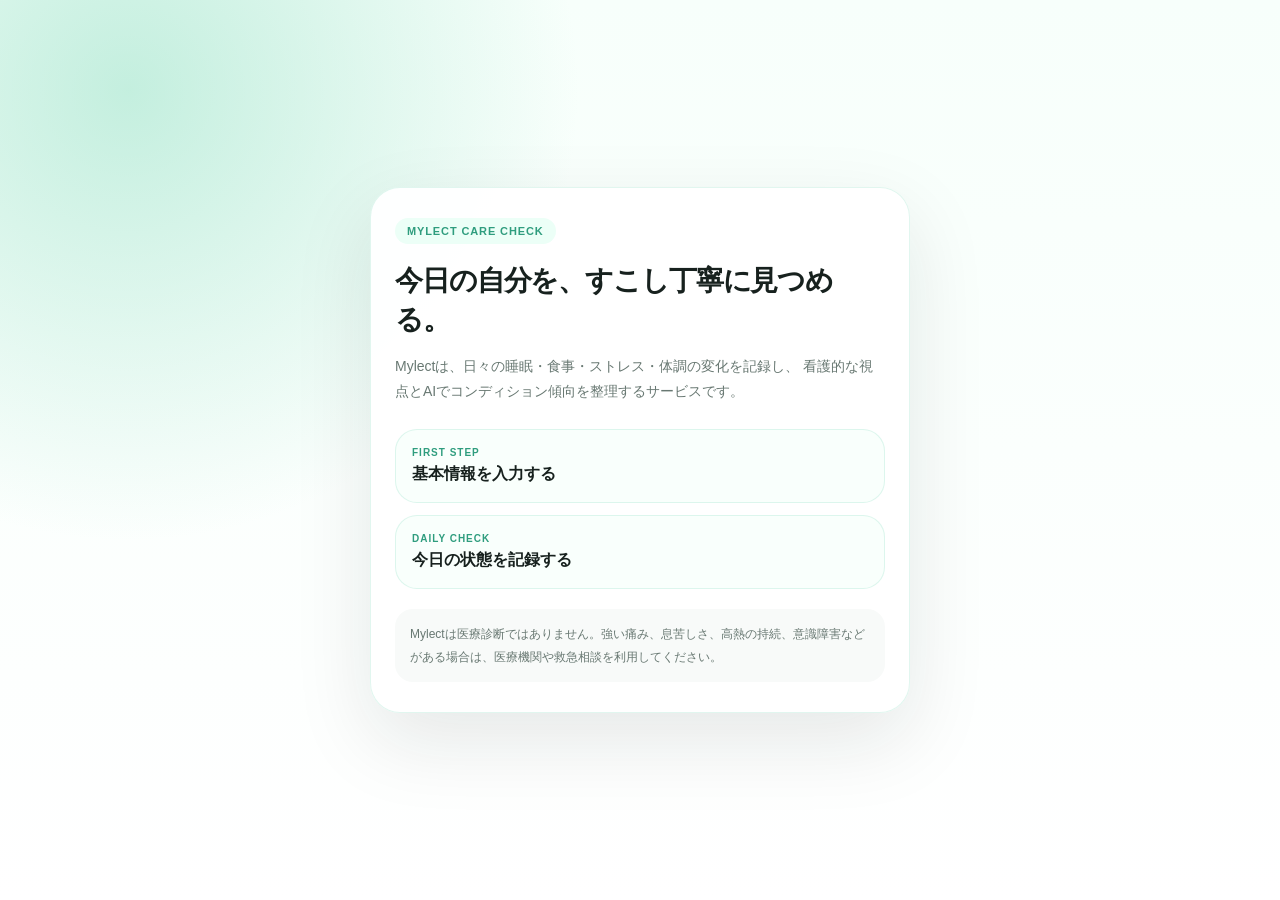
<file: index.html>
<!DOCTYPE html>
<html lang="ja">
<head>
  <meta charset="UTF-8" />
  <meta name="viewport" content="width=device-width, initial-scale=1.0" />
  <title>Mylect</title>
  <link rel="stylesheet" href="./style.css" />
</head>
<body>
  <main class="app-shell">
    <section class="card">
      <div class="badge">MYLECT CARE CHECK</div>

      <h1>今日の自分を、すこし丁寧に見つめる。</h1>

      <p>
        Mylectは、日々の睡眠・食事・ストレス・体調の変化を記録し、
        看護的な視点とAIでコンディション傾向を整理するサービスです。
      </p>

      <div class="link-list">
        <a class="menu-card" href="./basic.html">
          <span>FIRST STEP</span>
          基本情報を入力する
        </a>

        <a class="menu-card" href="./check.html">
          <span>DAILY CHECK</span>
          今日の状態を記録する
        </a>
      </div>

      <p class="notice">
        Mylectは医療診断ではありません。強い痛み、息苦しさ、高熱の持続、意識障害などがある場合は、医療機関や救急相談を利用してください。
      </p>
    </section>
  </main>
</body>
</html>
</file>
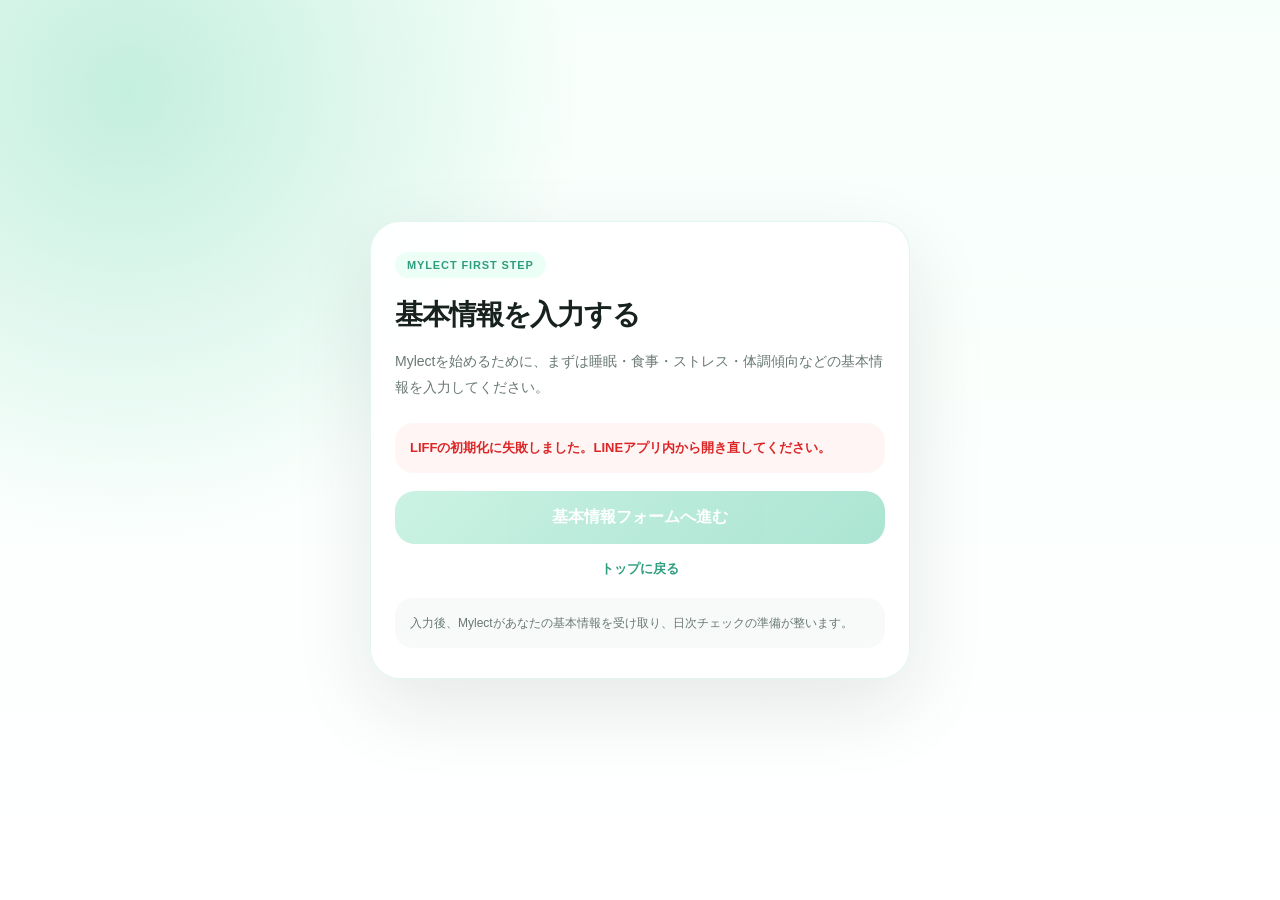
<file: basic.html>
<!DOCTYPE html>
<html lang="ja">
<head>
  <meta charset="UTF-8" />
  <meta name="viewport" content="width=device-width, initial-scale=1.0" />
  <title>基本情報入力 | Mylect</title>
  <link rel="stylesheet" href="./style.css" />
</head>
<body>
  <main class="app-shell">
    <section class="card">
      <div class="badge">MYLECT FIRST STEP</div>

      <h1>基本情報を入力する</h1>

      <p>
        Mylectを始めるために、まずは睡眠・食事・ストレス・体調傾向などの基本情報を入力してください。
      </p>

      <div id="status" class="status">
        LINEアカウント情報を確認しています。
      </div>

      <form id="mylectForm" method="GET">
        <input type="hidden" name="action" value="openForm" />
        <input type="hidden" name="mode" value="basic" />
        <input type="hidden" id="userIdInput" name="userId" value="" />

        <button id="openButton" class="button" type="submit" disabled>
          基本情報フォームへ進む
        </button>
      </form>

      <a class="back-link" href="./index.html">トップに戻る</a>

      <p class="notice">
        入力後、Mylectがあなたの基本情報を受け取り、日次チェックの準備が整います。
      </p>
    </section>
  </main>

  <script src="https://static.line-scdn.net/liff/edge/2/sdk.js"></script>
  <script src="./config.js"></script>
  <script src="./app.js"></script>
</body>
</html>
</file>
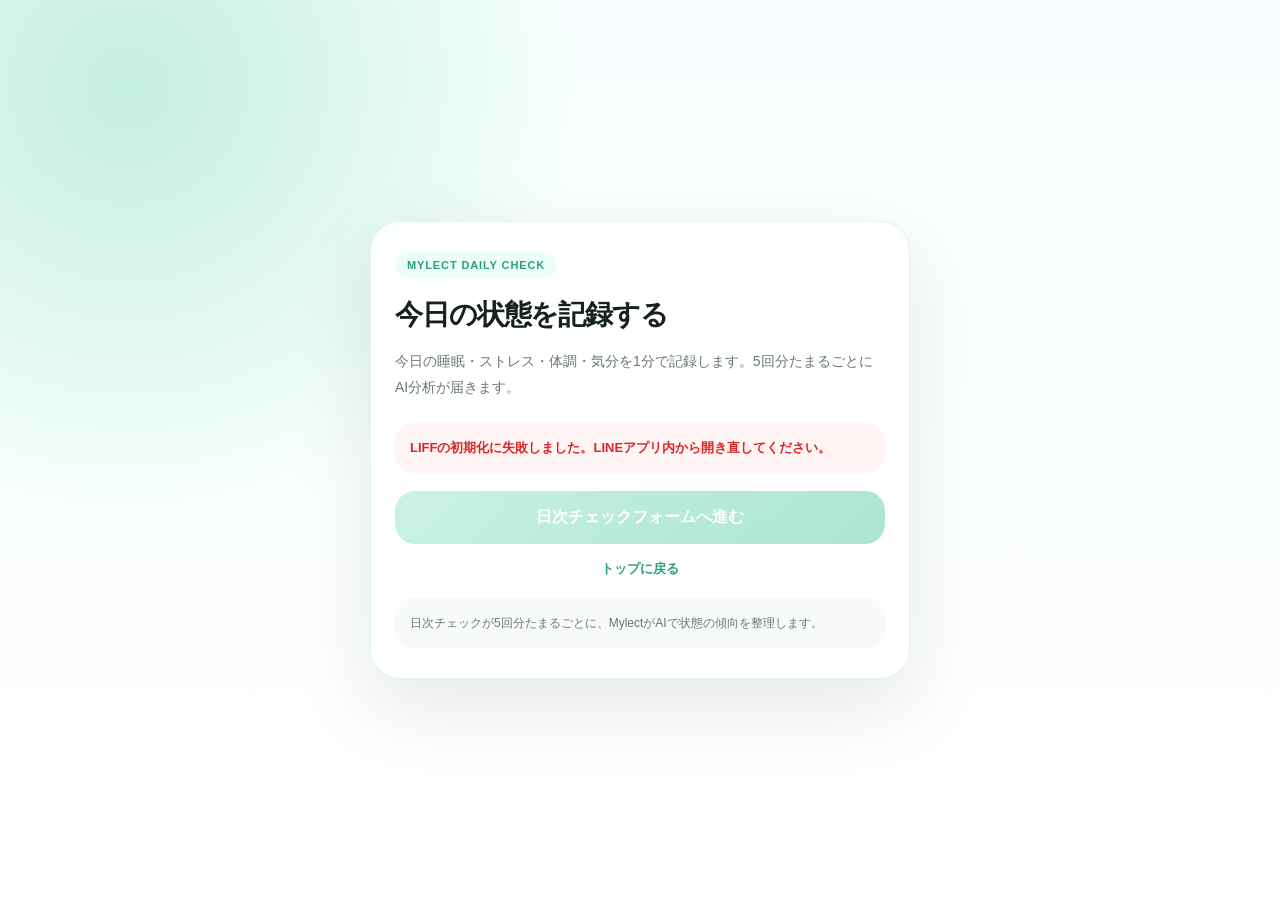
<file: check.html>
<!DOCTYPE html>
<html lang="ja">
<head>
  <meta charset="UTF-8" />
  <meta name="viewport" content="width=device-width, initial-scale=1.0" />
  <title>日次チェック | Mylect</title>
  <link rel="stylesheet" href="./style.css" />
</head>
<body>
  <main class="app-shell">
    <section class="card">
      <div class="badge">MYLECT DAILY CHECK</div>

      <h1>今日の状態を記録する</h1>

      <p>
        今日の睡眠・ストレス・体調・気分を1分で記録します。5回分たまるごとにAI分析が届きます。
      </p>

      <div id="status" class="status">
        LINEアカウント情報を確認しています。
      </div>

      <form id="mylectForm" method="GET">
        <input type="hidden" name="action" value="openForm" />
        <input type="hidden" name="mode" value="check" />
        <input type="hidden" id="userIdInput" name="userId" value="" />

        <button id="openButton" class="button" type="submit" disabled>
          日次チェックフォームへ進む
        </button>
      </form>

      <a class="back-link" href="./index.html">トップに戻る</a>

      <p class="notice">
        日次チェックが5回分たまるごとに、MylectがAIで状態の傾向を整理します。
      </p>
    </section>
  </main>

  <script src="https://static.line-scdn.net/liff/edge/2/sdk.js"></script>
  <script src="./config.js"></script>
  <script src="./app.js"></script>
</body>
</html>
</file>
<file: style.css>
:root {
  --green: #a8e6cf;
  --green-strong: #45c49c;
  --green-dark: #2f9d7e;
  --green-soft: #ecfff7;
  --text: #17211e;
  --muted: #687872;
  --white: #ffffff;
  --danger: #dc2626;
}

* {
  box-sizing: border-box;
}

body {
  margin: 0;
  min-height: 100vh;
  font-family: -apple-system, BlinkMacSystemFont, "Hiragino Sans", "Noto Sans JP", sans-serif;
  background:
    radial-gradient(circle at 10% 10%, rgba(168, 230, 207, 0.65), transparent 32%),
    linear-gradient(180deg, #f7fffb 0%, #ffffff 100%);
  color: var(--text);
}

.app-shell {
  min-height: 100vh;
  padding: 22px;
  display: flex;
  align-items: center;
  justify-content: center;
}

.card {
  width: 100%;
  max-width: 540px;
  background: rgba(255, 255, 255, 0.94);
  border: 1px solid rgba(69, 196, 156, 0.16);
  border-radius: 30px;
  padding: 30px 24px;
  box-shadow: 0 28px 80px rgba(23, 33, 30, 0.1);
}

.badge {
  display: inline-flex;
  align-items: center;
  padding: 7px 12px;
  border-radius: 999px;
  background: var(--green-soft);
  color: var(--green-dark);
  font-size: 11px;
  font-weight: 900;
  letter-spacing: 0.08em;
  margin-bottom: 18px;
}

h1 {
  margin: 0;
  font-size: 28px;
  line-height: 1.38;
  letter-spacing: -0.04em;
}

p {
  margin: 14px 0 0;
  color: var(--muted);
  font-size: 14px;
  line-height: 1.85;
}

.status {
  margin-top: 22px;
  padding: 14px 15px;
  border-radius: 18px;
  background: #f8faf9;
  color: var(--muted);
  font-size: 13px;
  line-height: 1.7;
}

.status.ready {
  background: var(--green-soft);
  color: var(--green-dark);
  font-weight: 700;
}

.status.error {
  background: #fff5f5;
  color: var(--danger);
  font-weight: 700;
}

.button {
  width: 100%;
  margin-top: 18px;
  padding: 16px 18px;
  border: none;
  border-radius: 20px;
  background: linear-gradient(135deg, #8be3c1, #45c49c);
  color: #ffffff;
  font-size: 16px;
  font-weight: 900;
  box-shadow: 0 16px 34px rgba(69, 196, 156, 0.3);
}

.button:disabled {
  opacity: 0.45;
  box-shadow: none;
}

.back-link {
  display: block;
  margin-top: 16px;
  text-align: center;
  color: var(--green-dark);
  font-size: 13px;
  font-weight: 800;
  text-decoration: none;
}

.link-list {
  display: grid;
  gap: 12px;
  margin-top: 24px;
}

.menu-card {
  display: block;
  padding: 17px 16px;
  border-radius: 22px;
  text-decoration: none;
  background: #f9fffc;
  border: 1px solid rgba(69, 196, 156, 0.16);
  color: var(--text);
  font-weight: 900;
}

.menu-card span {
  display: block;
  margin-bottom: 6px;
  color: var(--green-dark);
  font-size: 10px;
  letter-spacing: 0.1em;
}

.notice {
  margin-top: 20px;
  padding: 14px 15px;
  border-radius: 18px;
  background: #f8faf9;
  font-size: 12px;
}
</file>
